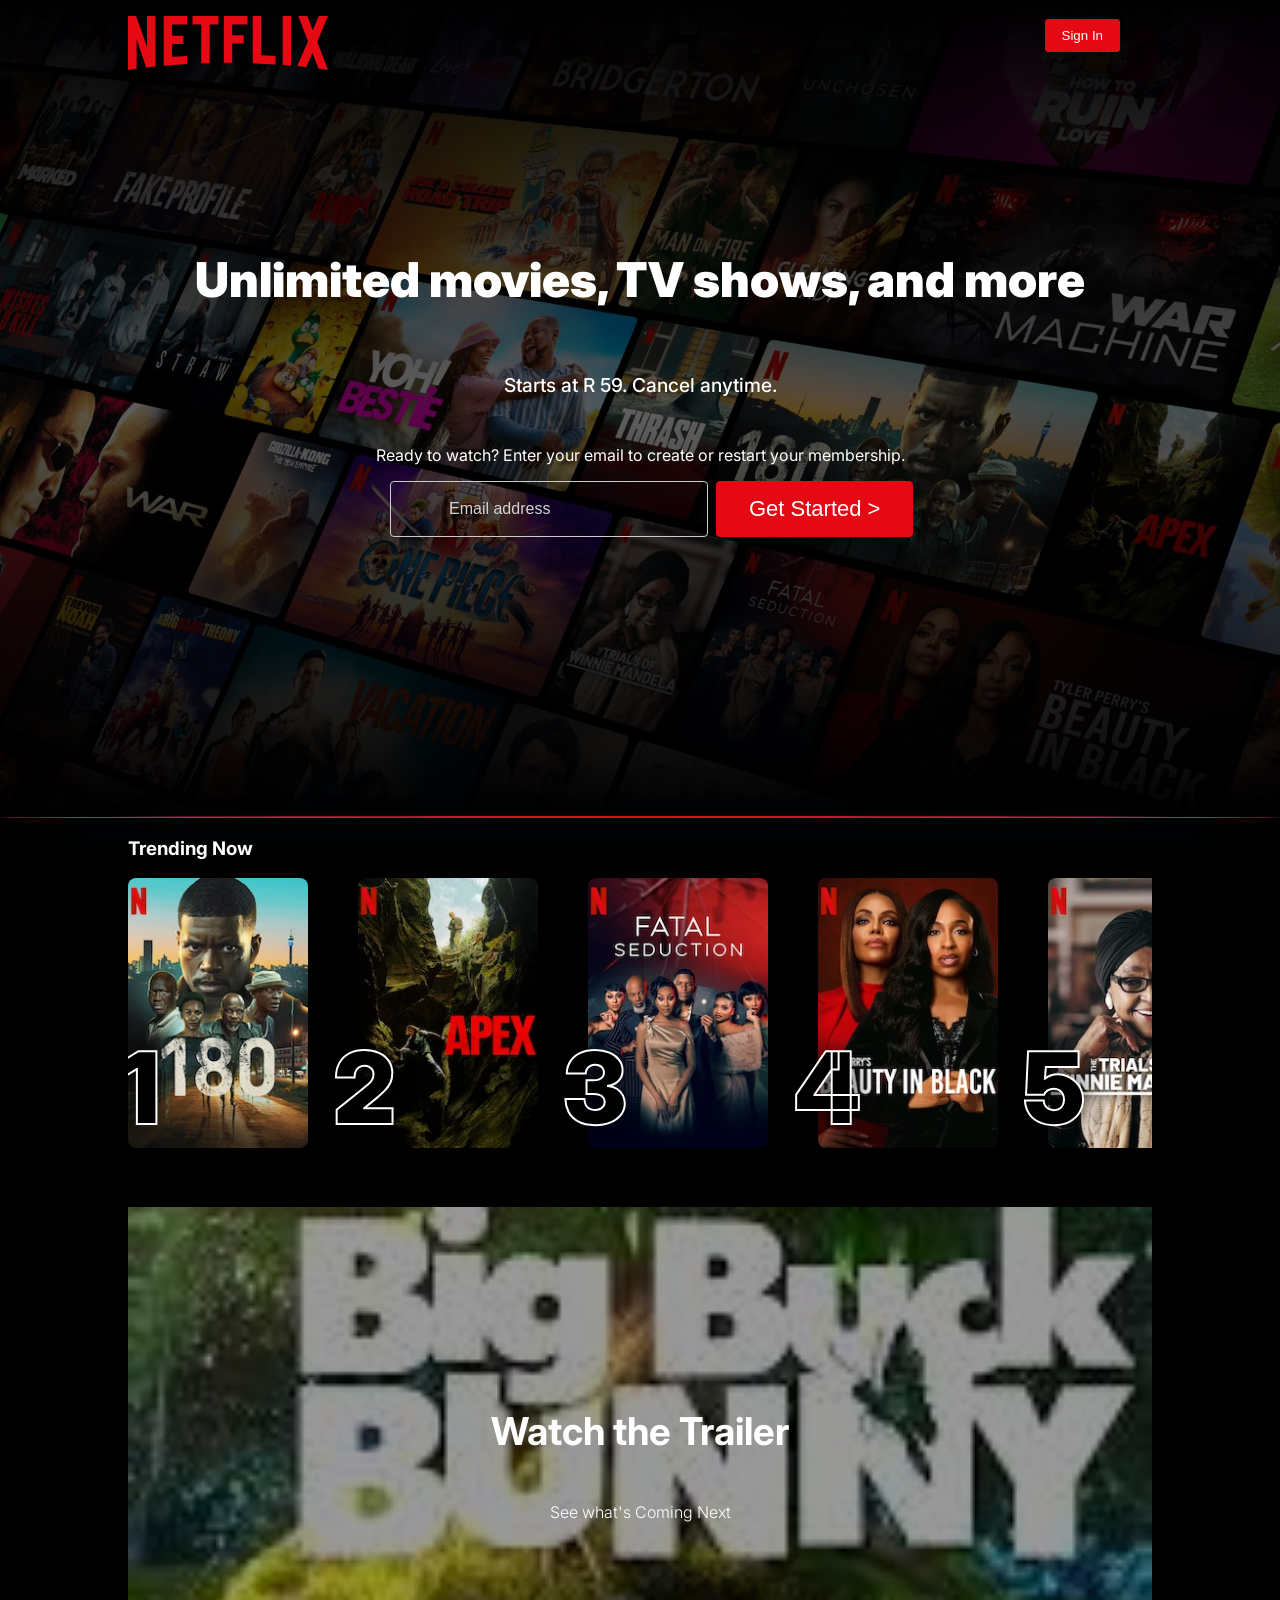
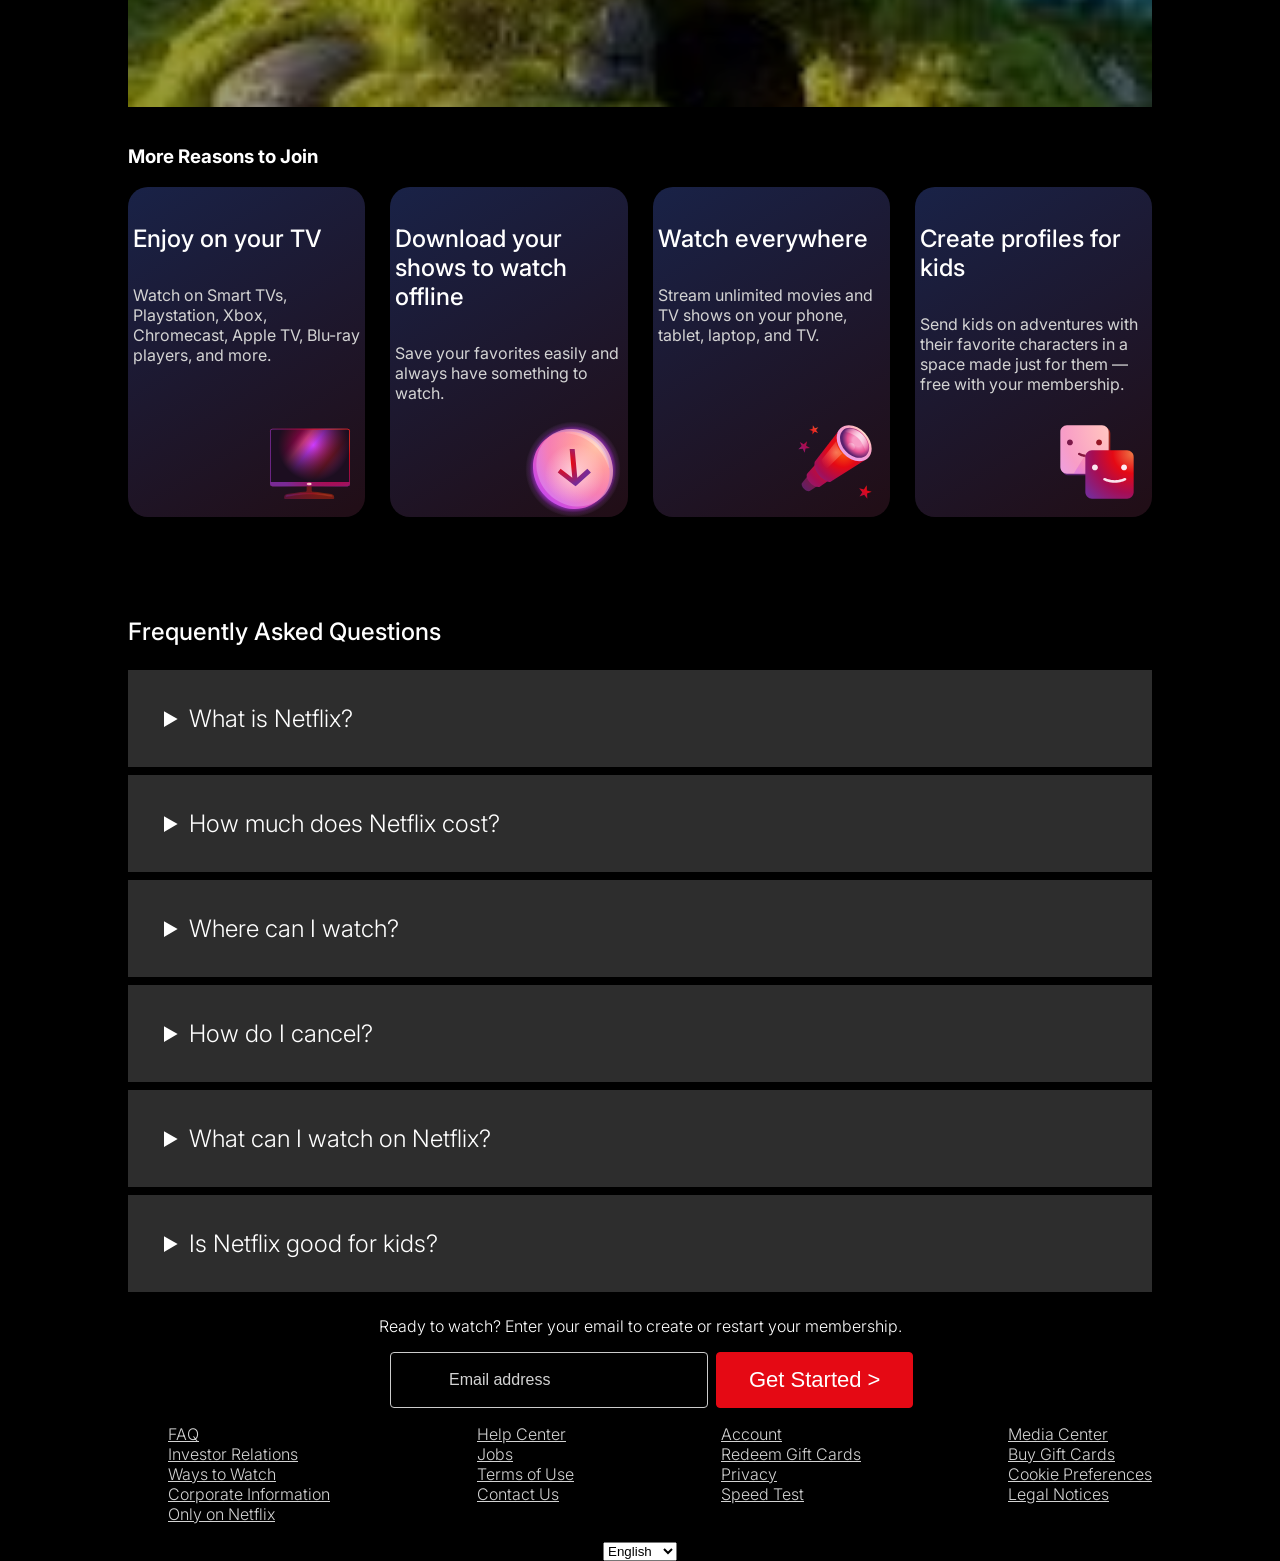
<file: index.html>
<!DOCTYPE html>
<html lang="en">
    <head>
        <meta charset="UTF-8">
        <meta name="viewport" content="width=device-width, initial-scale=1.0">
        <title>Netflix Clone</title>

        <!-- Favicon -->
         <link rel="icon" type="img" href="resources/favicon.ico">

        <link rel="stylesheet" href="style.css">
    </head>

    <body class="inter-general">

        <header>

            <section>
                <img id="logo" src="resources/logo.svg" alt="logo">
                <button class="sign">Sign In</button>
            </section>
            
            <h1>
                Unlimited movies, TV shows, and more
            </h1>

            <h5>Starts at R 59. Cancel anytime.</h5>

            <p>Ready to watch? Enter your email to create or restart your membership.</p>

            <section class="CTA">
                <input type="email" placeholder ="Email address">
                <button>Get Started &gt;</button>
            </section>
        </header>

        <main>
            <h3>Trending Now</h3>

            <section id="trending-now">
                
                <div id="show1" class="card">
                    <span style="left: -9px;">1</span>
                </div>

                <div id="show2" class="card">
                    <span>2</span>
                </div>

                <div id="show3" class="card">
                    <span>3</span>
                </div>

                <div id="show4" class="card">
                    <span>4</span>
                </div>

                <div id="show5" class="card">
                    <span>5</span>
                </div>

                <div id="show6" class="card">
                    <span>6</span>
                </div>

                <div id="show7" class="card">
                    <span>7</span>
                </div>

                <div id="show8" class="card">
                    <span>8</span>
                </div>

                <div id="show9" class="card">
                    <span>9</span>
                </div>

                <div id="show10" class="card">
                    <span>10</span>
                </div>

            </section>

            <!-- ---------------------------------------------------------- -->

            <!-- Trailer section -->
             <section class="trailer-section">
                <video
                class="trailer-video"
                autoplay
                muted
                loop
                playsinline
                poster="resources/Thumbnail.jfif">
                <source src="resources/video.mp4"
                type="video/mp4">
            </video>

               <div class="trailer-overlay">
                <h2>Watch the Trailer</h2>
                <p>See what's Coming Next</p>
               </div>
             </section>


            <h3>More Reasons to Join</h3>

            <section id="more-reasons">

                <div class="reason-card">
                    <section>
                           <h4>Enjoy on your TV</h4>
                           <p>Watch on Smart TVs, Playstation, Xbox, Chromecast, Apple TV, Blu-ray players, and more.</p>
                    </section>
                  
                    <img src="resources/icon1.svg" alt="icon1" class="icon">
                </div>

                <div class="reason-card">
                    <section>
                           <h4>Download your shows to watch offline</h4>
                           <p>Save your favorites easily and always have something to watch.</p>
                    </section>
                  
                    <img src="resources/icon2.svg" alt="icon2" class="icon">
                </div>

                <div class="reason-card">
                    <section>
                           <h4>Watch everywhere</h4>
                           <p>Stream unlimited movies and TV shows on your phone, tablet, laptop, and TV.</p>
                    </section>
                  
                    <img src="resources/icon3.svg" alt="icon3" class="icon">
                </div>

                <div class="reason-card">
                    <section>
                           <h4>Create profiles for kids</h4>
                           <p>Send kids on adventures with their favorite characters in a space made just for them — free with your membership.</p>
                    </section>
                  
                    <img src="resources/icon4.svg" alt="icon4" class="icon">
                </div>


            </section>

             <!-- ---------------------------------------------------------- -->

             <h3 class="frequent">Frequently Asked Questions</h3>

             <section id="faq">
                <details>
                    <summary class="summary">What is Netflix?</summary>
                    <p>Netflix is a streaming service that offers a wide variety of award-winning TV shows, movies, anime, documentaries, and more on thousands of internet-connected devices.</p>
                </details>

                <details>
                    <summary class="summary">How much does Netflix cost?</summary>
                    <p>Watch Netflix on your smartphone, tablet, Smart TV, laptop, or streaming device, all for one fixed monthly fee. Plans range from R 59 to R 229/month.</p>
                </details>

                <details>
                     <summary class="summary">Where can I watch?</summary>
                     <p>Watch anywhere, anytime. Sign in with your Netflix account to watch instantly on the web at netflix.com from your personal computer or on any internet-connected device that offers the Netflix app, including smart TVs, smartphones, tablets, streaming media players and game consoles.</p>
                </details>

                <details>
                    <summary class="summary">How do I cancel?</summary>
                    <p>Netflix is flexible. You can easily cancel your account online in two clicks. There are no cancellation fees – start or stop your account anytime.</p>
                </details>

                <details>
                    <summary class="summary">What can I watch on Netflix?</summary>
                    <p>Netflix has an extensive library of feature films, documentaries, TV shows, anime, award-winning Netflix originals, and more. Watch as much as you want, anytime you want.</p>
                </details>

                <details>
                    <summary class="summary">Is Netflix good for kids?</summary>
                    <p>The Netflix Kids experience is included in your membership to give parents control while kids enjoy family-friendly TV shows and movies in their own space.</p>
                </details>
                
             </section>
        </main>

        <footer>
            <p>Ready to watch? Enter your email to create or restart your membership.</p>
            <section class="CTA">
                <input style="background-color: transparent;" type="email" placeholder="Email address">
                <button>Get Started &gt;</button>
            </section>

            <section id="links">
                <ul>
                    <li>FAQ</li>
                    <li>Investor Relations</li>
                    <li>Ways to Watch</li>
                    <li>Corporate Information</li>
                    <li>Only on Netflix</li>
                </ul>

                <ul>
                    <li>Help Center</li>
                    <li>Jobs</li>
                    <li>Terms of Use</li>
                    <li>Contact Us</li>
                </ul>

                <ul>
                    <li>Account</li>
                    <li>Redeem Gift Cards</li>
                    <li>Privacy</li>
                    <li>Speed Test</li>
                </ul>

                <ul>
                    <li>Media Center</li>
                    <li>Buy Gift Cards</li>
                    <li>Cookie Preferences</li>
                    <li>Legal Notices</li>
                </ul>
            </section>

            <section id="legal">
                <select>
                    <option>English</option>
                    <option>IsiXhosa</option>
                </select>
            </section>
        </footer>


        
    </body>
</html>
</file>
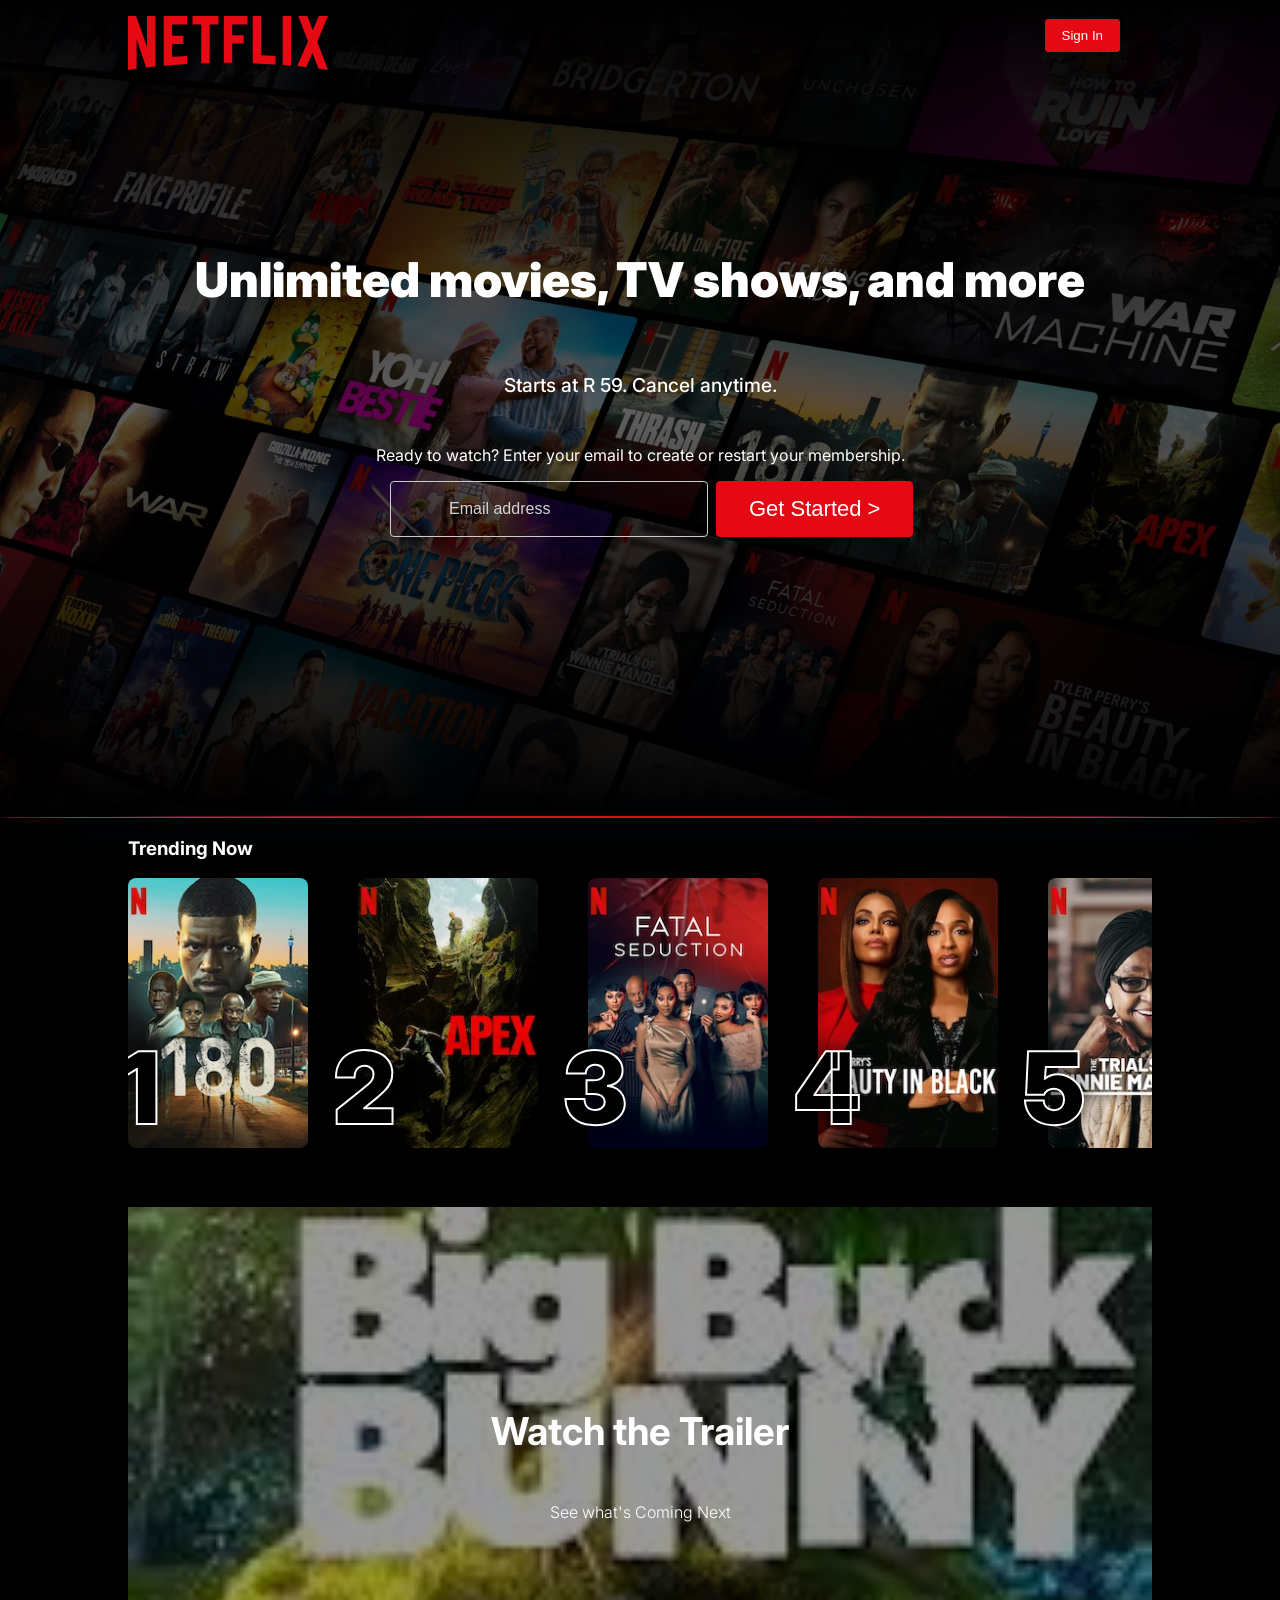
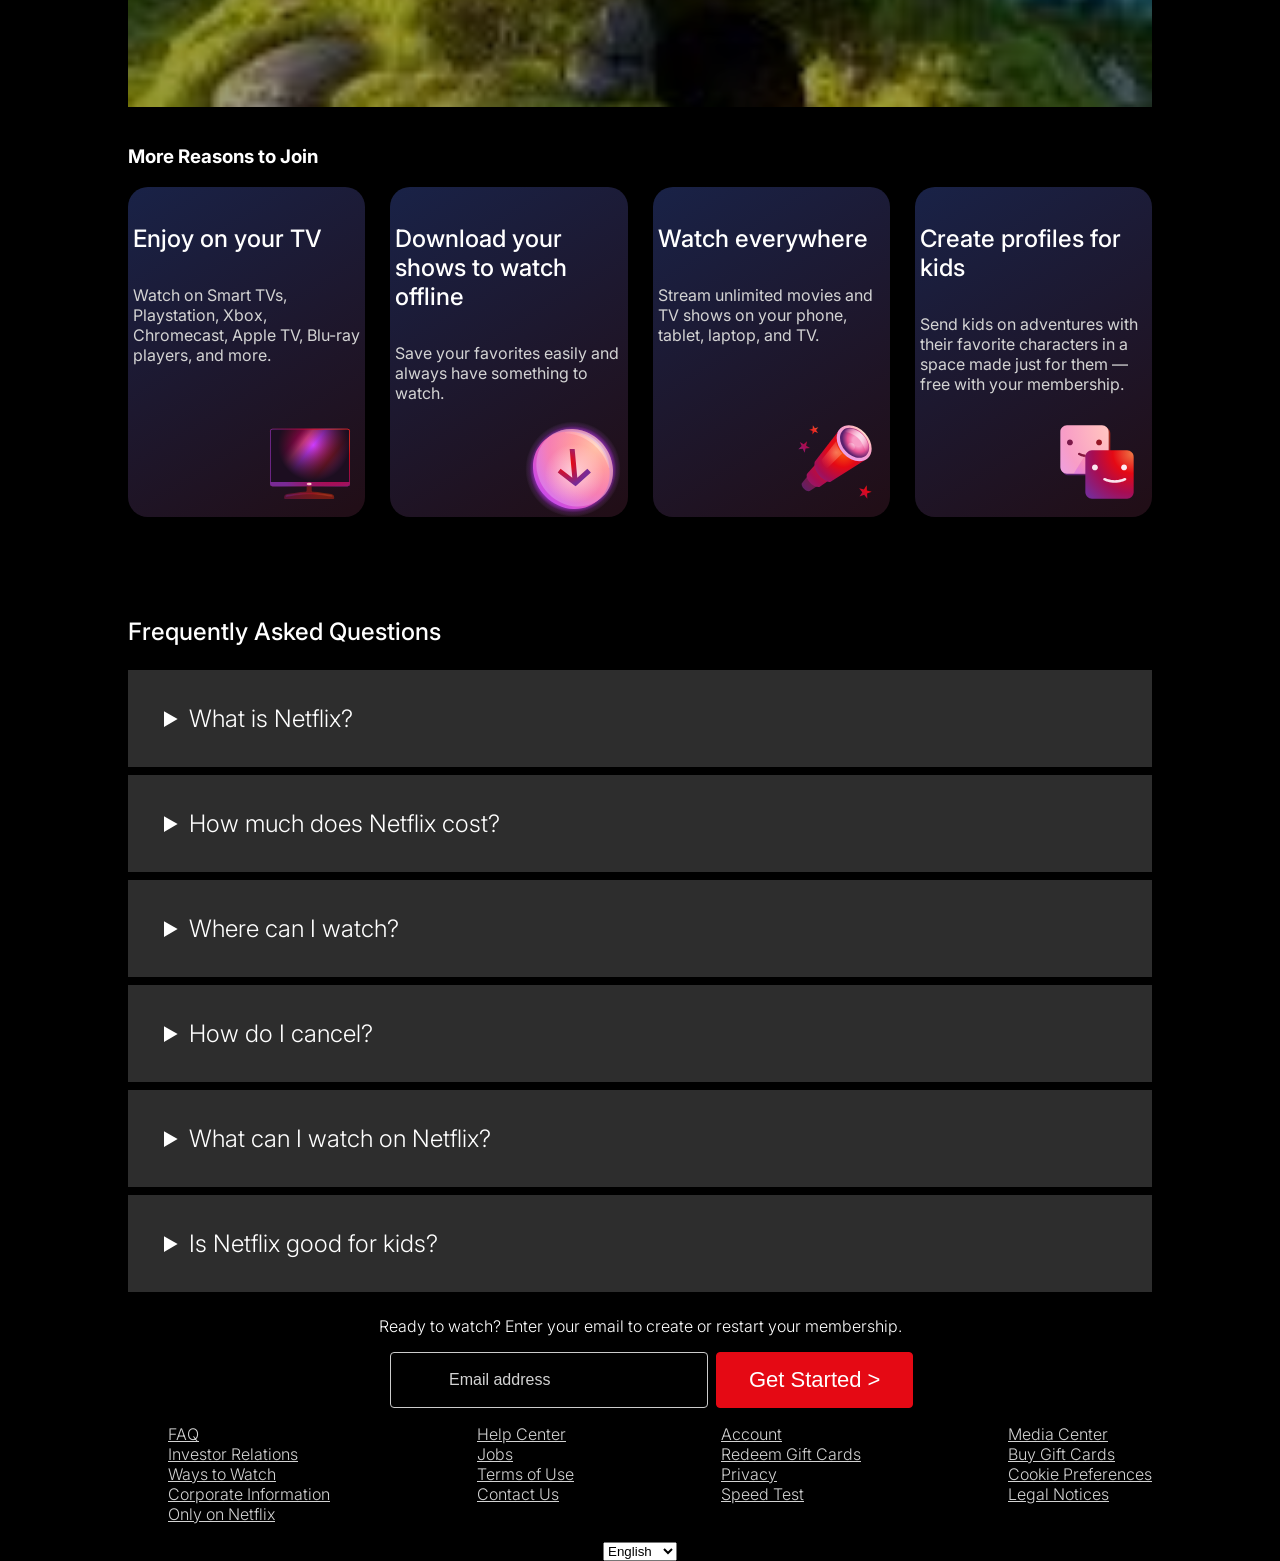
<file: NETFLIX/index.html>
<!DOCTYPE html>
<html lang="en">
    <head>
        <meta charset="UTF-8">
        <meta name="viewport" content="width=device-width, initial-scale=1.0">
        <title>Netflix Clone</title>

        <!-- Favicon -->
         <link rel="icon" type="img" href="resources/favicon.ico">

        <link rel="stylesheet" href="style.css">
    </head>

    <body class="inter-general">

        <header>

            <section>
                <img id="logo" src="resources/logo.svg" alt="logo">
                <button class="sign">Sign In</button>
            </section>
            
            <h1>
                Unlimited movies, TV shows, and more
            </h1>

            <h5>Starts at R 59. Cancel anytime.</h5>

            <p>Ready to watch? Enter your email to create or restart your membership.</p>

            <section class="CTA">
                <input type="email" placeholder ="Email address">
                <button>Get Started &gt;</button>
            </section>
        </header>

        <main>
            <h3>Trending Now</h3>

            <section id="trending-now">
                
                <div id="show1" class="card">
                    <span style="left: -9px;">1</span>
                </div>

                <div id="show2" class="card">
                    <span>2</span>
                </div>

                <div id="show3" class="card">
                    <span>3</span>
                </div>

                <div id="show4" class="card">
                    <span>4</span>
                </div>

                <div id="show5" class="card">
                    <span>5</span>
                </div>

                <div id="show6" class="card">
                    <span>6</span>
                </div>

                <div id="show7" class="card">
                    <span>7</span>
                </div>

                <div id="show8" class="card">
                    <span>8</span>
                </div>

                <div id="show9" class="card">
                    <span>9</span>
                </div>

                <div id="show10" class="card">
                    <span>10</span>
                </div>

            </section>

            <!-- ---------------------------------------------------------- -->

            <!-- Trailer section -->
             <section class="trailer-section">
                <video
                class="trailer-video"
                autoplay
                muted
                loop
                playsinline
                poster="resources/Thumbnail.jfif">
                <source src="resources/video.mp4"
                type="video/mp4">
            </video>

               <div class="trailer-overlay">
                <h2>Watch the Trailer</h2>
                <p>See what's Coming Next</p>
               </div>
             </section>


            <h3>More Reasons to Join</h3>

            <section id="more-reasons">

                <div class="reason-card">
                    <section>
                           <h4>Enjoy on your TV</h4>
                           <p>Watch on Smart TVs, Playstation, Xbox, Chromecast, Apple TV, Blu-ray players, and more.</p>
                    </section>
                  
                    <img src="resources/icon1.svg" alt="icon1" class="icon">
                </div>

                <div class="reason-card">
                    <section>
                           <h4>Download your shows to watch offline</h4>
                           <p>Save your favorites easily and always have something to watch.</p>
                    </section>
                  
                    <img src="resources/icon2.svg" alt="icon2" class="icon">
                </div>

                <div class="reason-card">
                    <section>
                           <h4>Watch everywhere</h4>
                           <p>Stream unlimited movies and TV shows on your phone, tablet, laptop, and TV.</p>
                    </section>
                  
                    <img src="resources/icon3.svg" alt="icon3" class="icon">
                </div>

                <div class="reason-card">
                    <section>
                           <h4>Create profiles for kids</h4>
                           <p>Send kids on adventures with their favorite characters in a space made just for them — free with your membership.</p>
                    </section>
                  
                    <img src="resources/icon4.svg" alt="icon4" class="icon">
                </div>


            </section>

             <!-- ---------------------------------------------------------- -->

             <h3 class="frequent">Frequently Asked Questions</h3>

             <section id="faq">
                <details>
                    <summary class="summary">What is Netflix?</summary>
                    <p>Netflix is a streaming service that offers a wide variety of award-winning TV shows, movies, anime, documentaries, and more on thousands of internet-connected devices.</p>
                </details>

                <details>
                    <summary class="summary">How much does Netflix cost?</summary>
                    <p>Watch Netflix on your smartphone, tablet, Smart TV, laptop, or streaming device, all for one fixed monthly fee. Plans range from R 59 to R 229/month.</p>
                </details>

                <details>
                     <summary class="summary">Where can I watch?</summary>
                     <p>Watch anywhere, anytime. Sign in with your Netflix account to watch instantly on the web at netflix.com from your personal computer or on any internet-connected device that offers the Netflix app, including smart TVs, smartphones, tablets, streaming media players and game consoles.</p>
                </details>

                <details>
                    <summary class="summary">How do I cancel?</summary>
                    <p>Netflix is flexible. You can easily cancel your account online in two clicks. There are no cancellation fees – start or stop your account anytime.</p>
                </details>

                <details>
                    <summary class="summary">What can I watch on Netflix?</summary>
                    <p>Netflix has an extensive library of feature films, documentaries, TV shows, anime, award-winning Netflix originals, and more. Watch as much as you want, anytime you want.</p>
                </details>

                <details>
                    <summary class="summary">Is Netflix good for kids?</summary>
                    <p>The Netflix Kids experience is included in your membership to give parents control while kids enjoy family-friendly TV shows and movies in their own space.</p>
                </details>
                
             </section>
        </main>

        <footer>
            <p>Ready to watch? Enter your email to create or restart your membership.</p>
            <section class="CTA">
                <input style="background-color: transparent;" type="email" placeholder="Email address">
                <button>Get Started &gt;</button>
            </section>

            <section id="links">
                <ul>
                    <li>FAQ</li>
                    <li>Investor Relations</li>
                    <li>Ways to Watch</li>
                    <li>Corporate Information</li>
                    <li>Only on Netflix</li>
                </ul>

                <ul>
                    <li>Help Center</li>
                    <li>Jobs</li>
                    <li>Terms of Use</li>
                    <li>Contact Us</li>
                </ul>

                <ul>
                    <li>Account</li>
                    <li>Redeem Gift Cards</li>
                    <li>Privacy</li>
                    <li>Speed Test</li>
                </ul>

                <ul>
                    <li>Media Center</li>
                    <li>Buy Gift Cards</li>
                    <li>Cookie Preferences</li>
                    <li>Legal Notices</li>
                </ul>
            </section>

            <section id="legal">
                <select>
                    <option>English</option>
                    <option>IsiXhosa</option>
                </select>
            </section>
        </footer>


        
    </body>
</html>
</file>
<file: style.css>
@import url('https://fonts.googleapis.com/css2?family=Inter:ital,opsz,wght@0,14..32,100..900;1,14..32,100..900&family=Roboto:ital,wght@0,100..900;1,100..900&display=swap');

.inter-general {
  font-family: "Inter", sans-serif;
  font-optical-sizing: auto;
  font-weight: 300;
  font-style: normal;
}

body {
    margin: 0;
    background: black;
}


/* ------header-------- */
#logo {
    width: 200px;
    margin-top: 1rem;
    margin-left: -12rem;
    cursor:pointer;
}

.sign {
    margin-right: -10rem;
    padding: 8px 16px;
    cursor: pointer;
    white-space: nowrap;
    border: 1px solid #e50914;
}

.sign:hover {
    background-color: #f40612;
}

button {
    background: rgb(229, 9, 20);
    color: white;
    border: none;
    padding: 4px 16px;
    border-radius: 3px;
}

header > * {
    color: white;
    
}

header {
     background: linear-gradient(rgb(0, 0, 1), rgba(0,0,0,.5), rgb(0, 0, 1)), 
                 url(./resources/background.jpg) center no-repeat;
     background-size: cover;
     width: 100%;
     height: 90vh;

     display: flex;
     flex-direction: column;
     align-items: center;
     overflow: visible;
}

header section {
    display: flex;
    justify-content: space-between;
    align-items: center;
    width: 50vw; 
}

h1 {
    margin-top: 20vh;
    font-family: unset;
    font-size: 3rem;
    font-weight: 900;
}

h5 {
    font-family: unset;
    font-size: 1.2rem;
    font-weight: 500;
}

header p {
    font-size: 1rem;
    font-weight: 400;
}
  

header {
  position: relative; /* needed for absolute positioning */
  padding-bottom: 8px; /* make space for the line */
  overflow: visible;
}

header::after {
  content: ""; /* required for pseudo-elements to show */
  position: absolute;
  bottom: 0;
  left: 0;
  width: 100%;
  height: 2px;
  
  background: linear-gradient(
    to right,
    #210D16 0%,
    #B82869 25%,
    #E50914 50%,
    #B82869 75%,
    #210D16 100%
  );
  background-size: 200% 100%;
  background-position: 50% 0%;
  border-radius: 50% / 100% 100% 0 0;

  transition: 0.6s ease;
  box-shadow: 0 8px 30px rgba(59, 130, 246, 0.4), 0 2px 10px rgba(229, 9, 20, 0.3);;
}

header:hover::after {
    box-shadow: 0 0 25px rgba(229, 9, 20, 0.7);
}

.CTA {
    width: unset;
    display: flex;
    align-items: stretch;
    max-width: 500px;
}

.CTA input {
    background-color: transparent;
    padding: 16px 58px;
    font-size: 16px;
    border: 1px solid #ccc;
    border-radius: 4px 4px 4px 4px;
    outline: none;
    box-sizing: border-box;
    margin-right: 0.5rem;
    font-weight: 500;
    font: bold;
}

input::placeholder {
    color: lightgray;
    text-align:left;
}

.CTA button {
    padding: 14px 32px;
    font-size: 22px;
    font-weight: 500;
    border: 1px solid #e50914;
    border-radius: 4px 4px 4px 4px;
    cursor: pointer;
    white-space: nowrap;
}

.CTA button:hover {
    background-color: #f40612;
}

h3 {
    color: white;
}
/* -------------------------------------------------------------------------- */


/* ---------main--------- */
#trending-now {
    display: flex;
    gap: 50px;
    overflow-x: auto;
    padding-bottom: 20px;
    scroll-snap-type: x mandatory;
    flex-shrink: 0;
    transition: transform 0.2s ease-in-out;
    cursor: pointer;
}

div span {
    -webkit-text-stroke: 2px white;
    font-weight: 900;
    display: flex;
    font-size: 100px;
    position: relative;
    left: -25px;
    z-index: 3;
    color: black;
    text-shadow: 0 0 1.5rem rgba(0, 0, 0, 0.8);

    right: 25px;

}



div.card {
    width: 180px;
    height: 270px; 
    flex-shrink: 0;
    scroll-snap-align: start;
    position: relative;
    border-radius: 8px;
    overflow:visible;

    display: flex;
    align-items: flex-end;
    
}

#show1 {
    background: url("resources/show1.png") center no-repeat;
    background-size: cover;
}

#show2 {
    background: url("resources/show2.webp") center no-repeat;
    background-size: cover;
}

#show3 {
    background: url("resources/show3.webp") center no-repeat;
    background-size: cover;
}

#show4 {
    background: url("resources/show4.webp") center no-repeat;
    background-size: cover;
}

#show5 {
    background: url("resources/show5.webp") center no-repeat;
    background-size: cover;
}

#show6 {
    background: url("resources/show6.webp") center no-repeat;
    background-size: cover;
}

#show7 {
    background: url("resources/show7.webp") center no-repeat;
    background-size: cover;
}

#show8 {
    background: url("resources/show8.webp") center no-repeat;
    background-size: cover;
}

#show9 {
    background: url("resources/show9.webp") center no-repeat;
    background-size: cover;
}

#show10 {
    background: url("resources/show10.webp") center no-repeat;
    background-size: cover;
}

main {
    padding: 0 10vw;
}


/* --------Trailer-Section---------- */
.trailer-section {
    position: relative;
    width: 100%;
    height: 40vw;
    max-height: 500px;
    margin: 3vw 0;
    overflow: hidden;
}

.trailer-video {
    width: 100%;
    height: 100%;
    object-fit: cover;
}

.trailer-overlay {
    position: absolute;
    inset: 0;
    display: flex;
    flex-direction: column;
    justify-content: center;
    align-items: center;
    background: rgba(0, 0, 0, 0.4);
    color: white;
    text-align: center;
}

.trailer-overlay h2 {
    font-size: clamp(24px, 3vw, 48px);
    margin-bottom: center;
}

#more-reasons {
    margin-bottom: 100px;
    display: flex;

    gap: 25px;

}

.reason-card {
    color: lightgrey;
    width: 300px;
    height: 320px;
    font-weight: 400;


    background: linear-gradient(149deg, #192247 0%, #210e17 96.86%);

    display: flex;
    justify-content: space-between;
    flex-direction: column;
    align-items: flex-end;

    border-radius: 20px;
    padding: 5px
}

.reason-card h4 {
    color: white;
    font-size: 1.5rem;
    font-weight: 500;
}

.icon {
    width: 100px;
    height: 100px;
}

#faq {
    color: white;
    font-size: 24px;
    
}

.frequent {
    font-family: unset;
    font-size: 1.5rem;
    font-weight: 500;
}

details {
    background: #2d2d2d;
    padding: 10px;
    margin-bottom: 8px;

}

.summary {
    padding: 24px 26px;
}

.summary:hover {
    background-color: #414141;
    margin-bottom: 1px;
    transition: background 0.2s ease;
}

details p {
    border-top: 1px solid black;
}
/* ------------------------------------------------------------------------------------------- */


/* --------------footer---------- */
footer {
    padding: 0 10vw;
    display: flex;
    flex-direction: column;
    align-items: center;
    color: white;
}

#links {
    color: lightgrey;
    display: flex;
    justify-content: space-between;
    width: 100%;
    text-decoration: underline;
}

ul {
    list-style: none;
}
</file>
<file: NETFLIX/style.css>
@import url('https://fonts.googleapis.com/css2?family=Inter:ital,opsz,wght@0,14..32,100..900;1,14..32,100..900&family=Roboto:ital,wght@0,100..900;1,100..900&display=swap');

.inter-general {
  font-family: "Inter", sans-serif;
  font-optical-sizing: auto;
  font-weight: 300;
  font-style: normal;
}

body {
    margin: 0;
    background: black;
}


/* ------header-------- */
#logo {
    width: 200px;
    margin-top: 1rem;
    margin-left: -12rem;
    cursor:pointer;
}

.sign {
    margin-right: -10rem;
    padding: 8px 16px;
    cursor: pointer;
    white-space: nowrap;
    border: 1px solid #e50914;
}

.sign:hover {
    background-color: #f40612;
}

button {
    background: rgb(229, 9, 20);
    color: white;
    border: none;
    padding: 4px 16px;
    border-radius: 3px;
}

header > * {
    color: white;
    
}

header {
     background: linear-gradient(rgb(0, 0, 1), rgba(0,0,0,.5), rgb(0, 0, 1)), 
                 url(./resources/background.jpg) center no-repeat;
     background-size: cover;
     width: 100%;
     height: 90vh;

     display: flex;
     flex-direction: column;
     align-items: center;
     overflow: visible;
}

header section {
    display: flex;
    justify-content: space-between;
    align-items: center;
    width: 50vw; 
}

h1 {
    margin-top: 20vh;
    font-family: unset;
    font-size: 3rem;
    font-weight: 900;
}

h5 {
    font-family: unset;
    font-size: 1.2rem;
    font-weight: 500;
}

header p {
    font-size: 1rem;
    font-weight: 400;
}
  

header {
  position: relative; /* needed for absolute positioning */
  padding-bottom: 8px; /* make space for the line */
  overflow: visible;
}

header::after {
  content: ""; /* required for pseudo-elements to show */
  position: absolute;
  bottom: 0;
  left: 0;
  width: 100%;
  height: 2px;
  
  background: linear-gradient(
    to right,
    #210D16 0%,
    #B82869 25%,
    #E50914 50%,
    #B82869 75%,
    #210D16 100%
  );
  background-size: 200% 100%;
  background-position: 50% 0%;
  border-radius: 50% / 100% 100% 0 0;

  transition: 0.6s ease;
  box-shadow: 0 8px 30px rgba(59, 130, 246, 0.4), 0 2px 10px rgba(229, 9, 20, 0.3);;
}

header:hover::after {
    box-shadow: 0 0 25px rgba(229, 9, 20, 0.7);
}

.CTA {
    width: unset;
    display: flex;
    align-items: stretch;
    max-width: 500px;
}

.CTA input {
    background-color: transparent;
    padding: 16px 58px;
    font-size: 16px;
    border: 1px solid #ccc;
    border-radius: 4px 4px 4px 4px;
    outline: none;
    box-sizing: border-box;
    margin-right: 0.5rem;
    font-weight: 500;
    font: bold;
}

input::placeholder {
    color: lightgray;
    text-align:left;
}

.CTA button {
    padding: 14px 32px;
    font-size: 22px;
    font-weight: 500;
    border: 1px solid #e50914;
    border-radius: 4px 4px 4px 4px;
    cursor: pointer;
    white-space: nowrap;
}

.CTA button:hover {
    background-color: #f40612;
}

h3 {
    color: white;
}
/* -------------------------------------------------------------------------- */


/* ---------main--------- */
#trending-now {
    display: flex;
    gap: 50px;
    overflow-x: auto;
    padding-bottom: 20px;
    scroll-snap-type: x mandatory;
    flex-shrink: 0;
    transition: transform 0.2s ease-in-out;
    cursor: pointer;
}

div span {
    -webkit-text-stroke: 2px white;
    font-weight: 900;
    display: flex;
    font-size: 100px;
    position: relative;
    left: -25px;
    z-index: 3;
    color: black;
    text-shadow: 0 0 1.5rem rgba(0, 0, 0, 0.8);

    right: 25px;

}



div.card {
    width: 180px;
    height: 270px; 
    flex-shrink: 0;
    scroll-snap-align: start;
    position: relative;
    border-radius: 8px;
    overflow:visible;

    display: flex;
    align-items: flex-end;
    
}

#show1 {
    background: url("resources/show1.png") center no-repeat;
    background-size: cover;
}

#show2 {
    background: url("resources/show2.webp") center no-repeat;
    background-size: cover;
}

#show3 {
    background: url("resources/show3.webp") center no-repeat;
    background-size: cover;
}

#show4 {
    background: url("resources/show4.webp") center no-repeat;
    background-size: cover;
}

#show5 {
    background: url("resources/show5.webp") center no-repeat;
    background-size: cover;
}

#show6 {
    background: url("resources/show6.webp") center no-repeat;
    background-size: cover;
}

#show7 {
    background: url("resources/show7.webp") center no-repeat;
    background-size: cover;
}

#show8 {
    background: url("resources/show8.webp") center no-repeat;
    background-size: cover;
}

#show9 {
    background: url("resources/show9.webp") center no-repeat;
    background-size: cover;
}

#show10 {
    background: url("resources/show10.webp") center no-repeat;
    background-size: cover;
}

main {
    padding: 0 10vw;
}


/* --------Trailer-Section---------- */
.trailer-section {
    position: relative;
    width: 100%;
    height: 40vw;
    max-height: 500px;
    margin: 3vw 0;
    overflow: hidden;
}

.trailer-video {
    width: 100%;
    height: 100%;
    object-fit: cover;
}

.trailer-overlay {
    position: absolute;
    inset: 0;
    display: flex;
    flex-direction: column;
    justify-content: center;
    align-items: center;
    background: rgba(0, 0, 0, 0.4);
    color: white;
    text-align: center;
}

.trailer-overlay h2 {
    font-size: clamp(24px, 3vw, 48px);
    margin-bottom: center;
}

#more-reasons {
    margin-bottom: 100px;
    display: flex;

    gap: 25px;

}

.reason-card {
    color: lightgrey;
    width: 300px;
    height: 320px;
    font-weight: 400;


    background: linear-gradient(149deg, #192247 0%, #210e17 96.86%);

    display: flex;
    justify-content: space-between;
    flex-direction: column;
    align-items: flex-end;

    border-radius: 20px;
    padding: 5px
}

.reason-card h4 {
    color: white;
    font-size: 1.5rem;
    font-weight: 500;
}

.icon {
    width: 100px;
    height: 100px;
}

#faq {
    color: white;
    font-size: 24px;
    
}

.frequent {
    font-family: unset;
    font-size: 1.5rem;
    font-weight: 500;
}

details {
    background: #2d2d2d;
    padding: 10px;
    margin-bottom: 8px;

}

.summary {
    padding: 24px 26px;
}

.summary:hover {
    background-color: #414141;
    margin-bottom: 1px;
    transition: background 0.2s ease;
}

details p {
    border-top: 1px solid black;
}
/* ------------------------------------------------------------------------------------------- */


/* --------------footer---------- */
footer {
    padding: 0 10vw;
    display: flex;
    flex-direction: column;
    align-items: center;
    color: white;
}

#links {
    color: lightgrey;
    display: flex;
    justify-content: space-between;
    width: 100%;
    text-decoration: underline;
}

ul {
    list-style: none;
}
</file>
